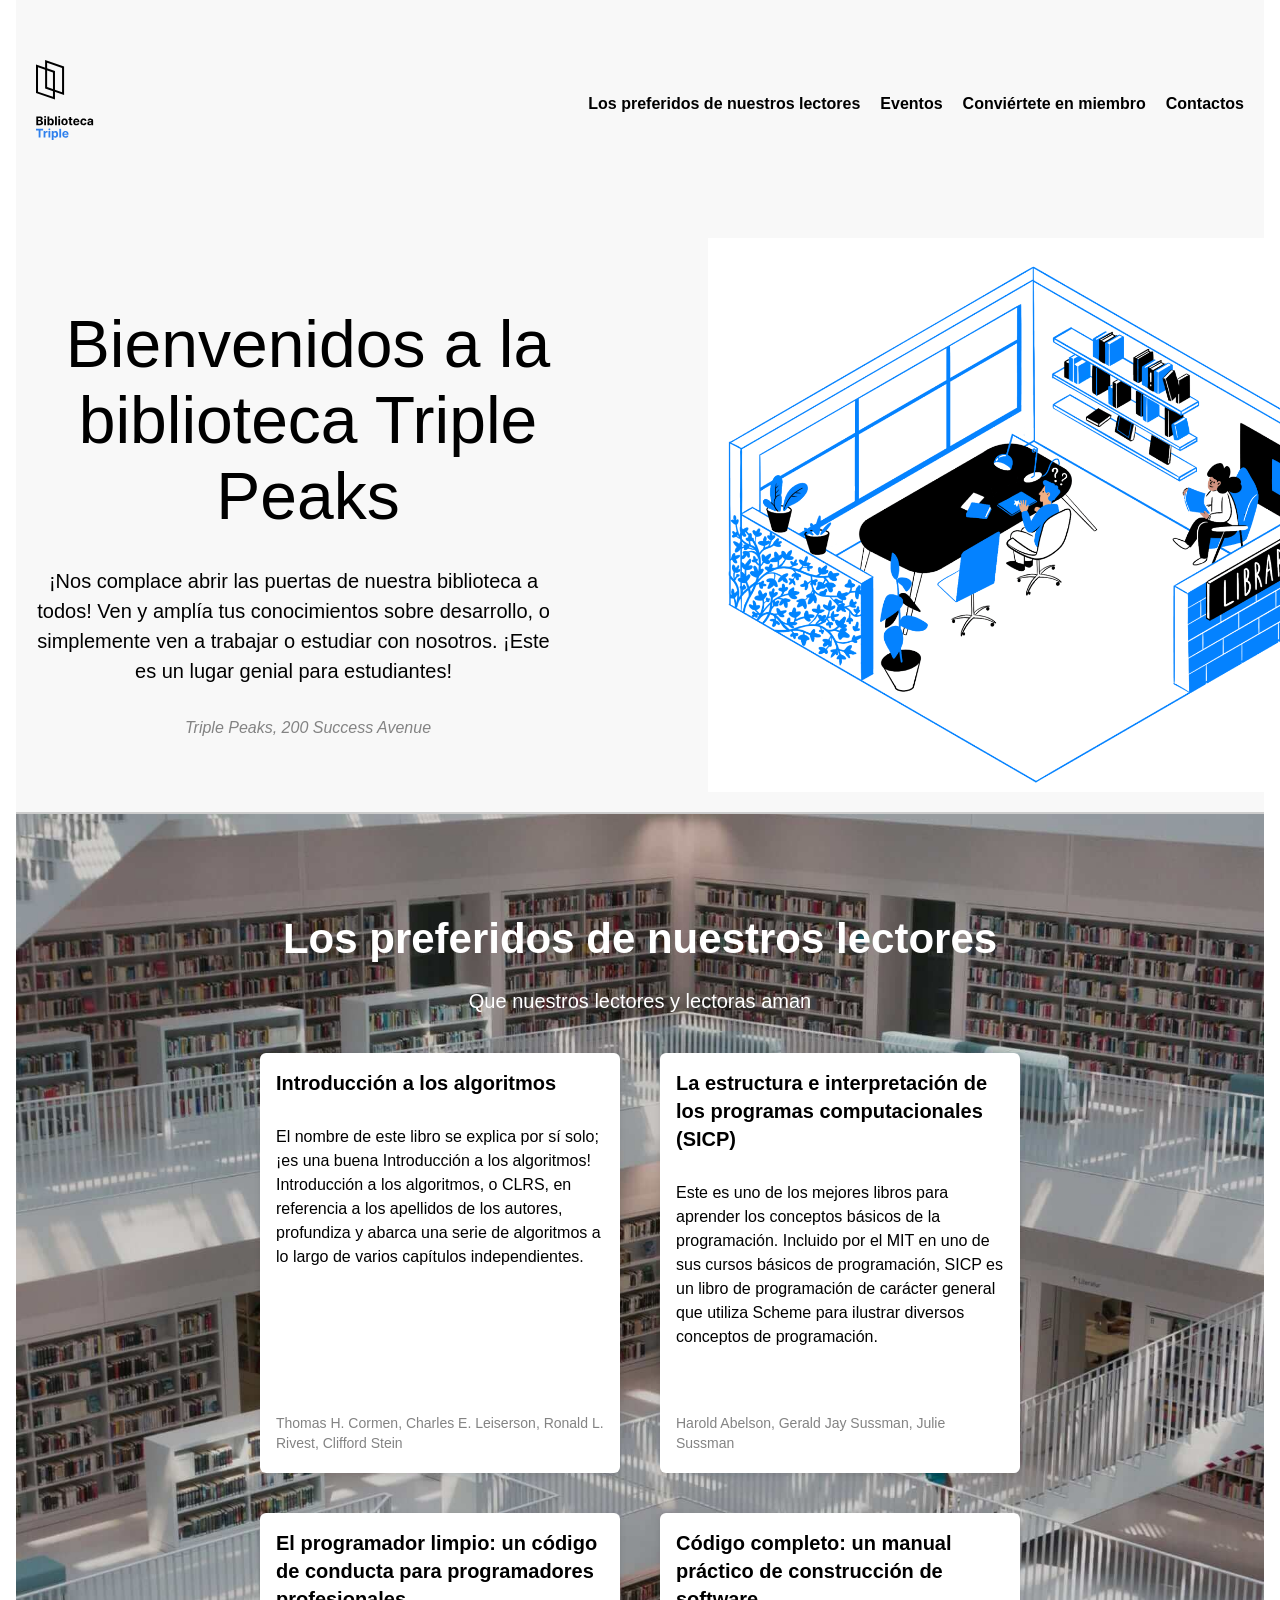
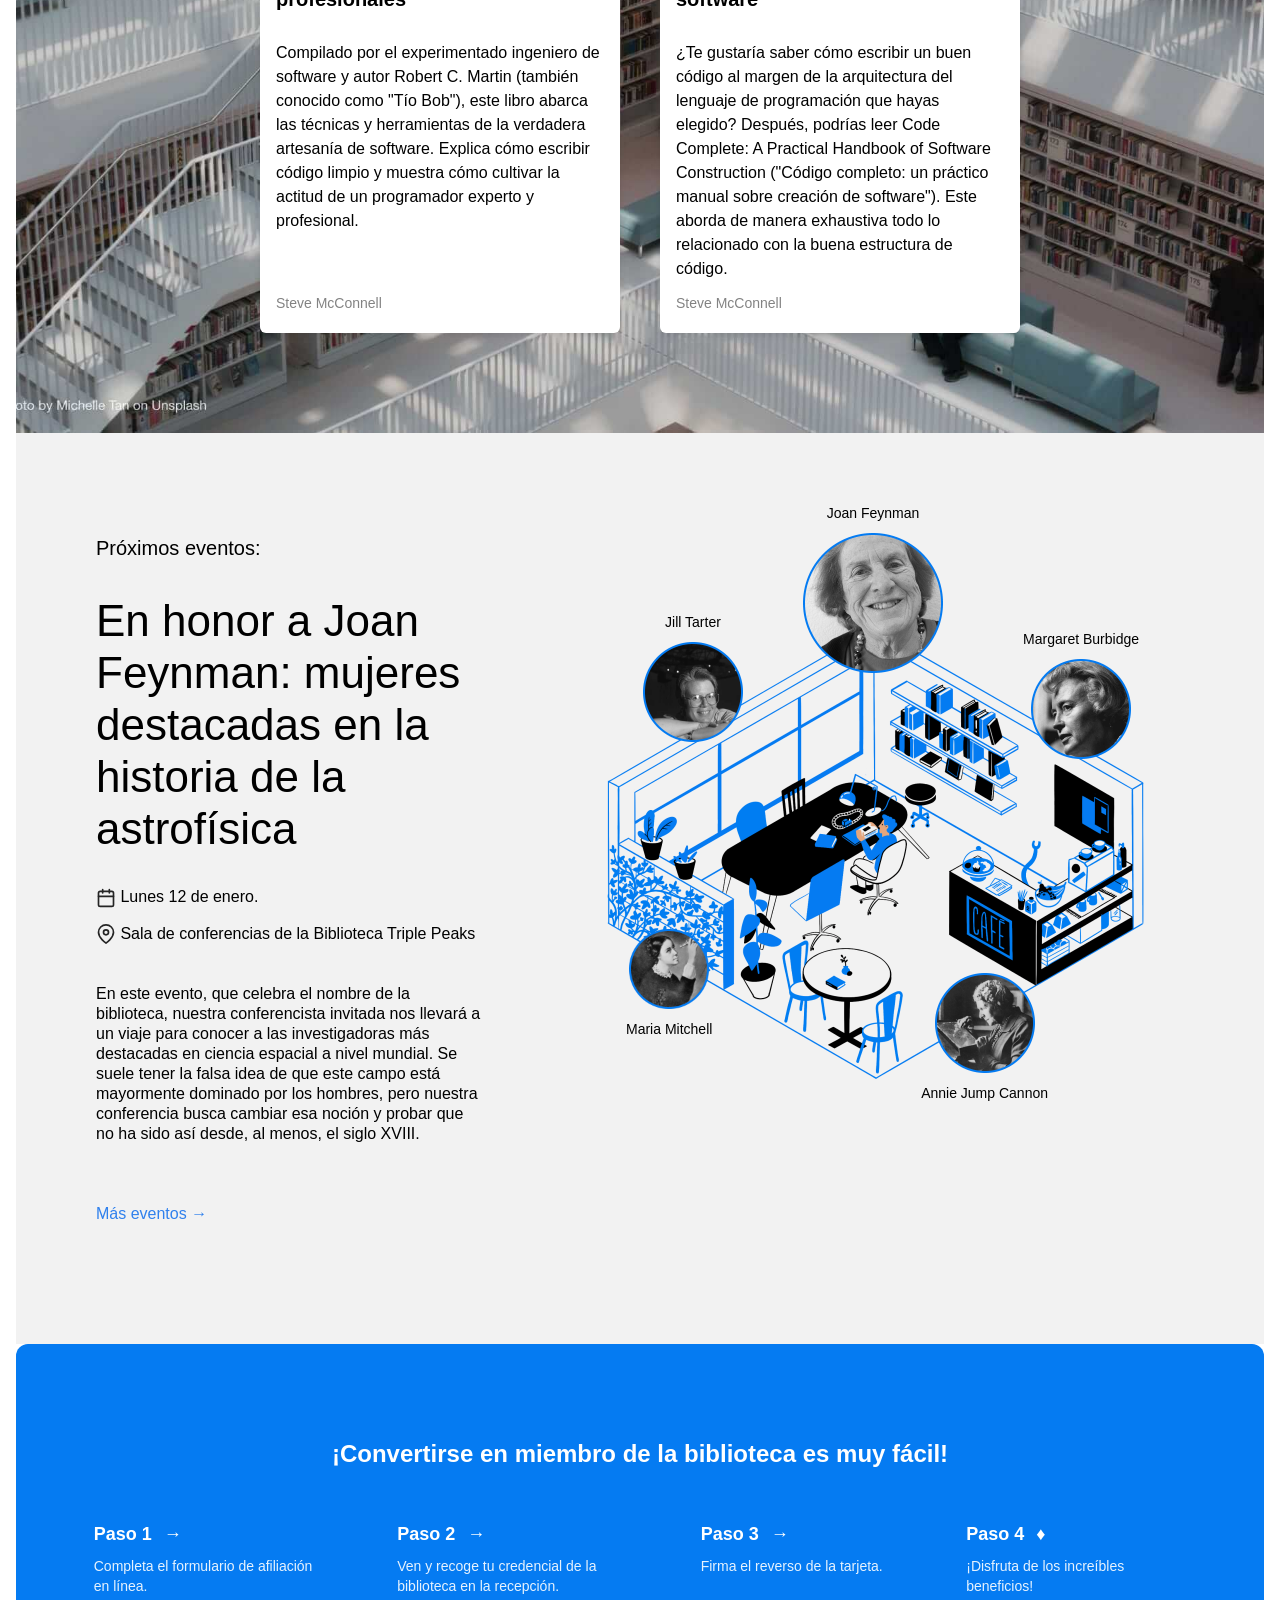
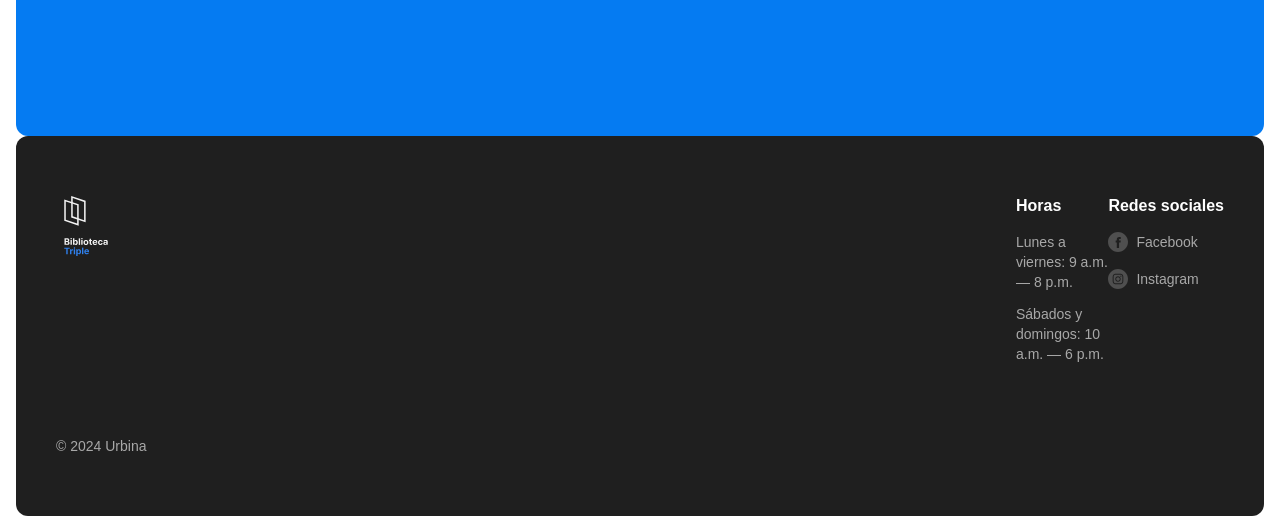
<file: index.html>
<!DOCTYPE html>
<html lang="es-MX">
  <head>
    <meta charset="UTF-8" />
    <title>Biblioteca Triple Peaks</title>
    <meta name="viewport" content="width=device-width, initial-scale=1.0" />
    <meta name="description" content="proyecto 2 - etapa 1" />
    <link rel="shortcut icon" href="favicon.ico" />
    <link rel="stylesheet" href="./vendor/normalize.css" />
    <link rel="stylesheet" href="./styles/style.css" />
  </head>
  <body>
    <div class="page">
      <header class="header">
        <nav class="nav">
          <nav class="nav">
            <a
              class="nav__logo"
              href="#"
              aria-label="Inicio"
              style="
                display: flex;
                flex-direction: column;
                align-items: center;
                text-decoration: none;
              "
            >
              <img
                src="images/logo.svg"
                alt="Logo"
                style="height: 80px; margin-bottom: 5px"
              />
            </a>
          </nav>
          <ul class="nav__links">
            <li>
              <a class="nav__link" href="#staff"
                >Los preferidos de nuestros lectores</a
              >
            </li>
            <li>
              <a class="nav__link" href="#events">Eventos</a>
            </li>
            <li>
              <a class="nav__link" href="#membership">Conviértete en miembro</a>
            </li>
            <li>
              <a class="nav__link" href="#footer">Contactos</a>
            </li>
          </ul>
        </nav>
        <div class="header__content">
          <div class="header__text">
            <h1 class="header__title">
              Bienvenidos a la biblioteca Triple Peaks
            </h1>
            <p class="header__description">
              ¡Nos complace abrir las puertas de nuestra biblioteca a todos! Ven
              y amplía tus conocimientos sobre desarrollo, o simplemente ven a
              trabajar o estudiar con nosotros. ¡Este es un lugar genial para
              estudiantes!
            </p>
            <address class="header__address">
              Triple Peaks, 200 Success Avenue
            </address>
          </div>
          <img
            src="./images/inside_the_library.png"
            alt="Ilustración 'Dentro de la biblioteca'"
            class="header__image"
          />
        </div>
      </header>
      <main>
        <section class="staff" id="staff">
          <h2 class="staff__title">Los preferidos de nuestros lectores</h2>
          <p class="staff__subtitle">Que nuestros lectores y lectoras aman</p>
          <ul class="staff__cards">
            <li class="card">
              <div class="card__content">
                <h3 class="card__title">Introducción a los algoritmos</h3>
                <p class="card__text">
                  El nombre de este libro se explica por sí solo; ¡es una buena
                  Introducción a los algoritmos! Introducción a los algoritmos,
                  o CLRS, en referencia a los apellidos de los autores,
                  profundiza y abarca una serie de algoritmos a lo largo de
                  varios capítulos independientes.
                </p>
                <p class="card__footer">
                  Thomas H. Cormen, Charles E. Leiserson, Ronald L. Rivest,
                  Clifford Stein
                </p>
              </div>
            </li>
            <li class="card">
              <div class="card__content">
                <h3 class="card__title">
                  La estructura e interpretación de los programas
                  computacionales (SICP)
                </h3>
                <p class="card__text">
                  Este es uno de los mejores libros para aprender los conceptos
                  básicos de la programación. Incluido por el MIT en uno de sus
                  cursos básicos de programación, SICP es un libro de
                  programación de carácter general que utiliza Scheme para
                  ilustrar diversos conceptos de programación.
                </p>
                <p class="card__footer">
                  Harold Abelson, Gerald Jay Sussman, Julie Sussman
                </p>
              </div>
            </li>
            <li class="card">
              <div class="card__content">
                <h3 class="card__title">
                  El programador limpio: un código de conducta para
                  programadores profesionales
                </h3>
                <p class="card__text">
                  Compilado por el experimentado ingeniero de software y autor
                  Robert C. Martin (también conocido como "Tío Bob"), este libro
                  abarca las técnicas y herramientas de la verdadera artesanía
                  de software. Explica cómo escribir código limpio y muestra
                  cómo cultivar la actitud de un programador experto y
                  profesional.
                </p>
                <p class="card__footer">Steve McConnell</p>
              </div>
            </li>
            <li class="card">
              <div class="card__content">
                <h3 class="card__title">
                  Código completo: un manual práctico de construcción de
                  software
                </h3>
                <p class="card__text">
                  ¿Te gustaría saber cómo escribir un buen código al margen de
                  la arquitectura del lenguaje de programación que hayas
                  elegido? Después, podrías leer Code Complete: A Practical
                  Handbook of Software Construction ("Código completo: un
                  práctico manual sobre creación de software"). Este aborda de
                  manera exhaustiva todo lo relacionado con la buena estructura
                  de código.
                </p>
                <p class="card__footer">Steve McConnell</p>
              </div>
            </li>
          </ul>
        </section>
        <section class="events" id="events">
          <div class="events__content">
            <h2 class="events__heading">Próximos eventos:</h2>
            <h3 class="events__title">
              En honor a Joan Feynman: mujeres destacadas en la historia de la
              astrofísica
            </h3>
            <div class="events__info-section">
              <div class="events__info events__info-section">
                <p>
                  <img
                    src="images/icon_calendar.svg"
                    alt="icono"
                    style="width: 20px; vertical-align: middle"
                  />
                  Lunes 12 de enero.
                </p>

                <p>
                  <img
                    src="images/icon_pin.svg"
                    alt="icono"
                    style="width: 20px; vertical-align: middle"
                  />
                  Sala de conferencias de la Biblioteca Triple Peaks
                </p>
              </div>
              <p class="events__description">
                En este evento, que celebra el nombre de la biblioteca, nuestra
                conferencista invitada nos llevará a un viaje para conocer a las
                investigadoras más destacadas en ciencia espacial a nivel
                mundial. Se suele tener la falsa idea de que este campo está
                mayormente dominado por los hombres, pero nuestra conferencia
                busca cambiar esa noción y probar que no ha sido así desde, al
                menos, el siglo XVIII.
              </p>
            </div>
            <a href="#" class="events__more">Más eventos →</a>
          </div>
          <div class="events__cover">
            <img
              src="./images/cafe.png"
              alt="Café de la biblioteca"
              class="events__image"
            />
            <div class="person person_name_feynman">
              <p class="person__caption">Joan Feynman</p>
              <img
                src="./images/person_feynman.png"
                alt="Joan Feynman"
                class="person__image person__image_size_l"
              />
            </div>

            <div class="person person_name_tarter">
              <p class="person__caption">Jill Tarter</p>
              <img
                src="./images/person_tarter.png"
                alt="Jill Tarter"
                class="person__image person__image_size_m"
              />
            </div>
            <div class="person person_name_mitchell">
              <img
                src="./images/person_mitchell.png"
                alt="Maria Mitchell"
                class="person__image person__image_size_s"
              />
              <p class="person__caption">Maria Mitchell</p>
            </div>
            <div class="person person_name_cannon">
              <img
                src="./images/person_cannon.png"
                alt="Annie Jump Cannon"
                class="person__image person__image_size_m"
              />
              <p class="person__caption">Annie Jump Cannon</p>
            </div>
            <div class="person person_name_burbidge">
              <p class="person__caption">Margaret Burbidge</p>
              <img
                src="./images/person_burbidge.png"
                alt="Margaret Burbidge"
                class="person__image person__image_size_m"
              />
            </div>
          </div>
        </section>
        <section class="membership" id="membership">
          <h2 class="membership__title">
            ¡Convertirse en miembro de la biblioteca es muy fácil!
          </h2>

          <ul class="membership__steps">
            <li class="step" id="membership-step-1">
              <h3 class="step__title">
                Paso 1 <span class="step__icon">→</span>
              </h3>
              <p class="step__description">
                Completa el formulario de afiliación en línea.
              </p>
            </li>

            <li class="step" id="membership-step-2">
              <h3 class="step__title">
                Paso 2 <span class="step__icon">→</span>
              </h3>
              <p class="step__description">
                Ven y recoge tu credencial de la biblioteca en la recepción.
              </p>
            </li>

            <li class="step" id="membership-step-3">
              <h3 class="step__title">
                Paso 3 <span class="step__icon">→</span>
              </h3>
              <p class="step__description">Firma el reverso de la tarjeta.</p>
            </li>

            <li class="step" id="membership-step-4">
              <h3 class="step__title">
                Paso 4 <span class="step__icon">♦</span>
              </h3>
              <p class="step__description">
                ¡Disfruta de los increíbles beneficios!
              </p>
            </li>
          </ul>
        </section>
      </main>
      <footer class="footer" id="footer">
        <div class="footer__columns">
          <div class="footer__column footer__column_content_logo">
            <img
              src="./images/logo_white.svg"
              alt="Logo Triple Peaks"
              class="footer__logo"
            />
          </div>

          <div class="footer__column footer__column_content_hours">
            <h3 class="footer__column-heading">Horas</h3>
            <ul class="footer__list">
              <li class="footer__list-item">
                <p>Lunes a viernes: 9 a.m. — 8 p.m.</p>
              </li>
              <li class="footer__list-item">
                <p>Sábados y domingos: 10 a.m. — 6 p.m.</p>
              </li>
            </ul>
          </div>

          <div class="footer__column footer__column_content_social">
            <h3 class="footer__column-heading">Redes sociales</h3>
            <ul class="footer__list">
              <li class="footer__list-item">
                <a href="#" class="footer__column-link">
                  <img
                    src="./images/facebook_white.svg"
                    alt="Facebook"
                    class="footer__social-icon"
                    width="20"
                    height="20"
                  />
                  Facebook
                </a>
              </li>
              <li class="footer__list-item">
                <a href="#" class="footer__column-link">
                  <img
                    src="./images/instagram_white.svg"
                    alt="Instagram"
                    class="footer__social-icon"
                    width="20"
                    height="20"
                  />
                  Instagram
                </a>
              </li>
            </ul>
          </div>
        </div>

        <p class="footer__copyright">© 2024 Urbina</p>
      </footer>
    </div>
  </body>
</html>
</file>
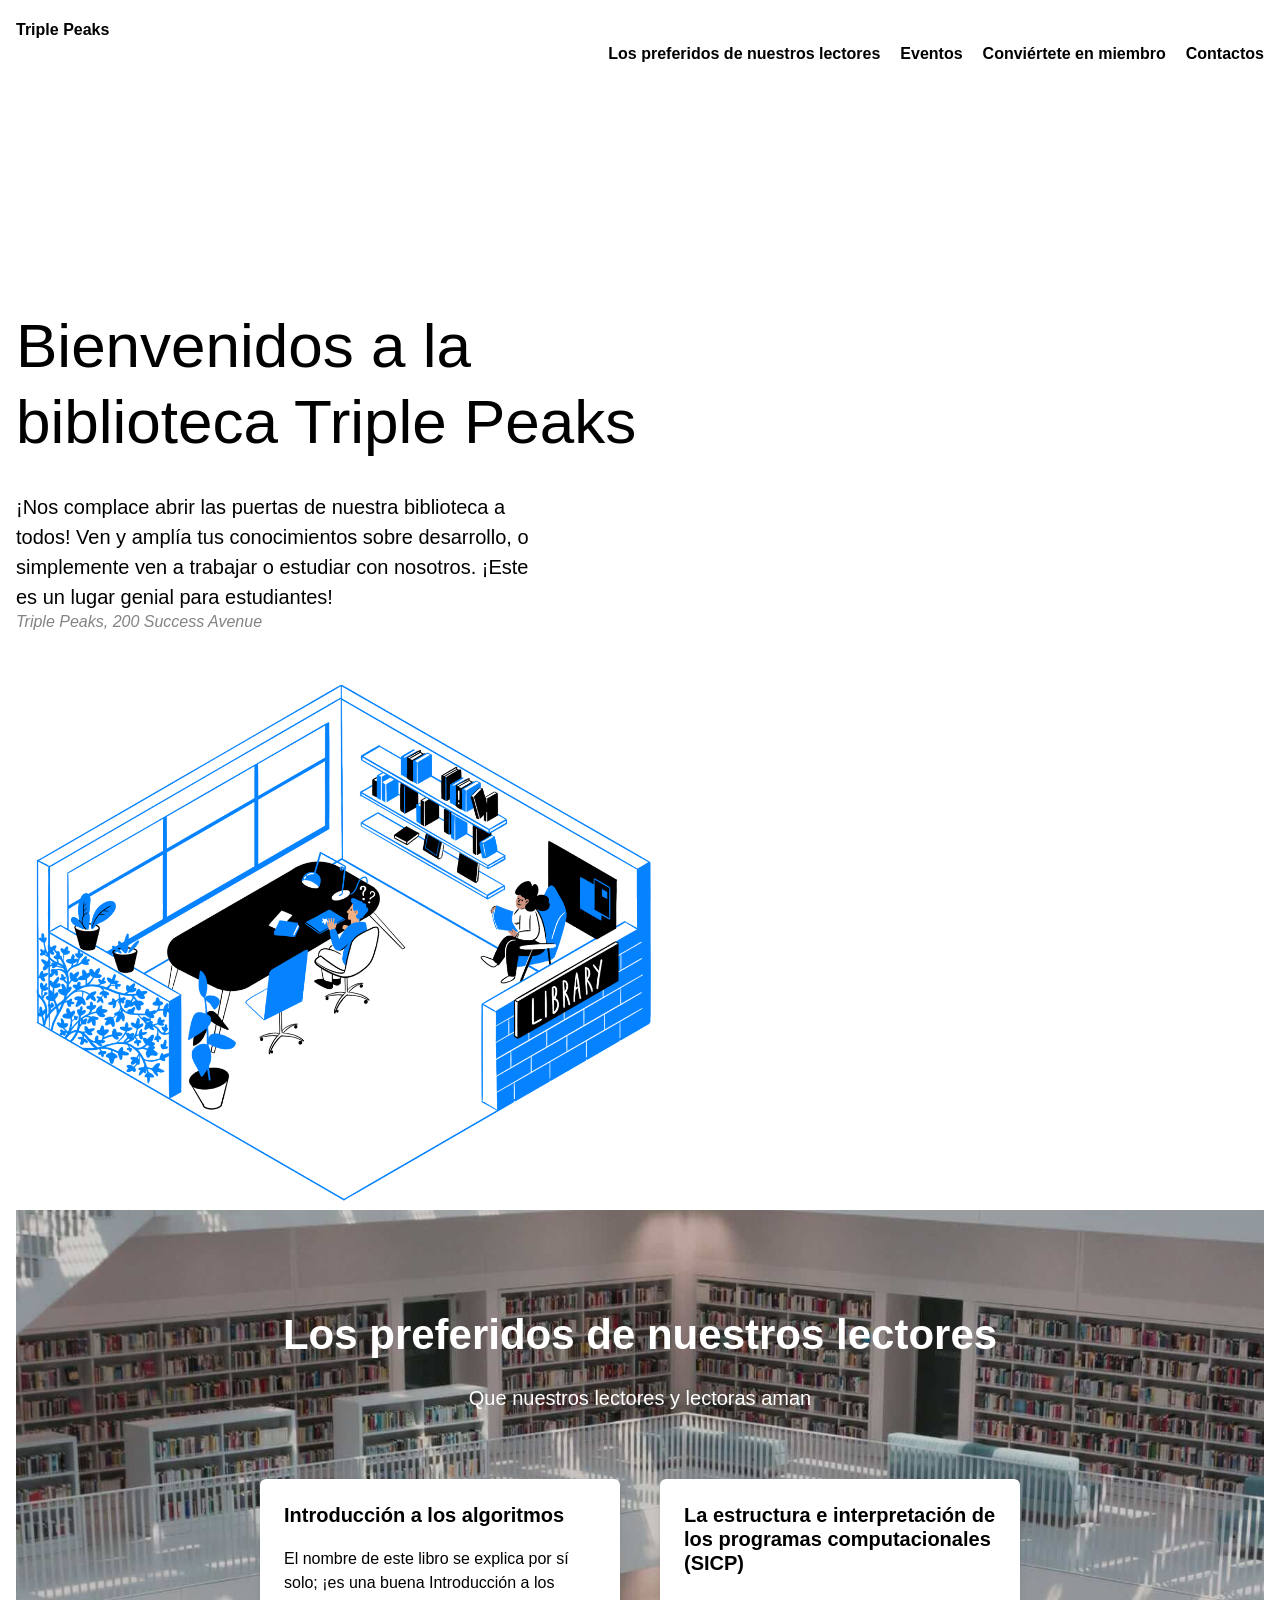
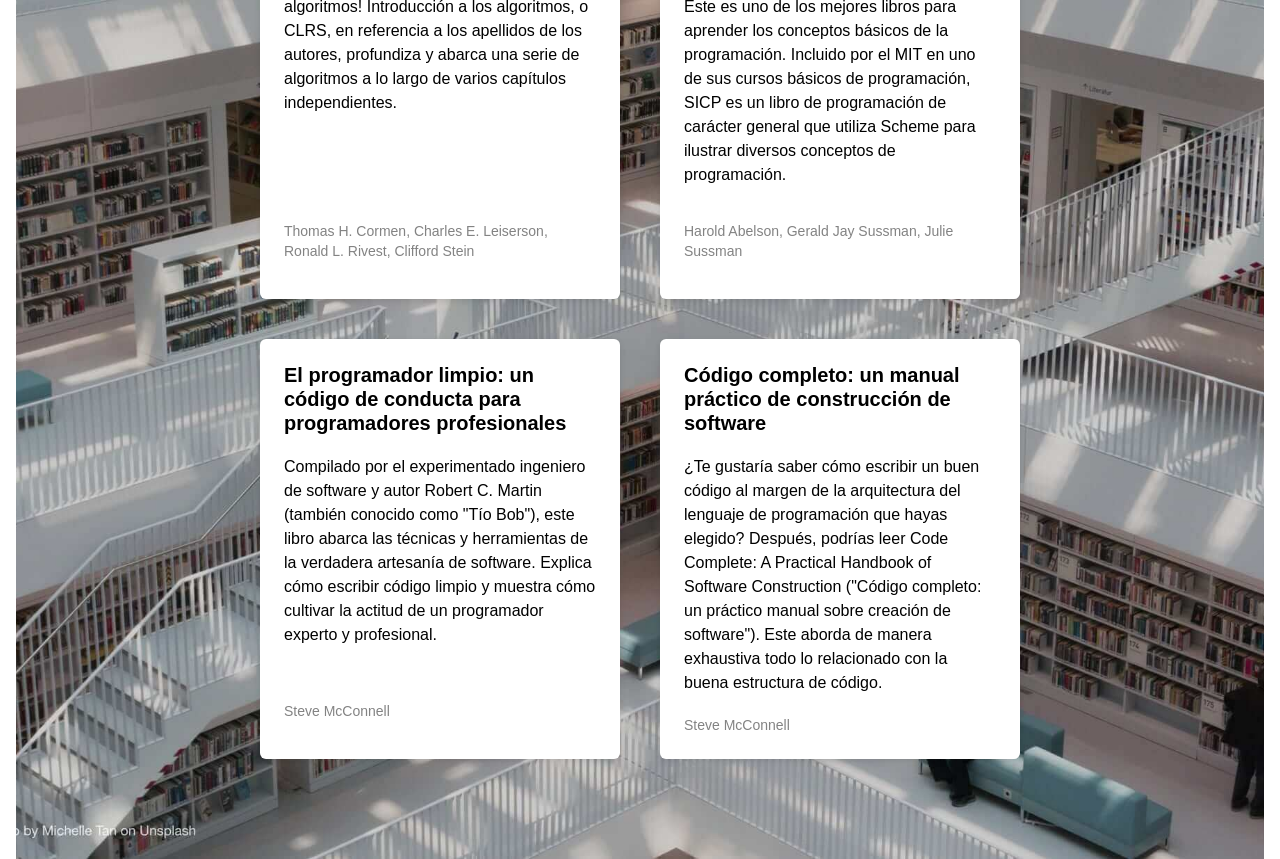
<file: web_project_2_Urbina-final/index.html>
<!DOCTYPE html>
<html lang="es-MX">
  <head>
    <meta charset="UTF-8" />
    <title>Biblioteca Triple Peaks</title>
    <meta name="viewport" content="width=device-width, initial-scale=1.0" />
    <meta name="description" content="proyecto 2 - etapa 1" />
    <link rel="shortcut icon" href="favicon.ico" />
    <link rel="stylesheet" href="./vendor/normalize.css" />
    <link rel="stylesheet" href="./styles/style.css" />
  </head>

  <body>
    <div class="page">
      <header class="header">
        <nav class="nav">
          <a class="nav__logo" href="#" aria-label="Inicio">Triple Peaks</a>
          <ul class="nav__links">
            <li>
              <a class="nav__link" href="#staff"
                >Los preferidos de nuestros lectores</a
              >
            </li>
            <li>
              <a class="nav__link" href="#events">Eventos</a>
            </li>
            <li>
              <a class="nav__link" href="#join">Conviértete en miembro</a>
            </li>
            <li>
              <a class="nav__link" href="#contact">Contactos</a>
            </li>
          </ul>
        </nav>
        <div class="header__content">
          <div>
            <h1 class="header__title">
              Bienvenidos a la biblioteca Triple Peaks
            </h1>
            <p class="header__description">
              ¡Nos complace abrir las puertas de nuestra biblioteca a todos! Ven
              y amplía tus conocimientos sobre desarrollo, o simplemente ven a
              trabajar o estudiar con nosotros. ¡Este es un lugar genial para
              estudiantes!
            </p>
            <address class="header__address">
              Triple Peaks, 200 Success Avenue
            </address>
          </div>
          <img
            class="header__image"
            src="./images/inside_the_library.png"
            alt="Ilustración 'Dentro de la biblioteca'"
          />
        </div>
      </header>
      <main>
        <section class="staff" id="staff">
          <h2 class="staff__title">Los preferidos de nuestros lectores</h2>
          <p class="staff__subtitle">Que nuestros lectores y lectoras aman</p>
          <ul class="staff__cards">
            <li class="card">
              <div class="card__content">
                <h3 class="card__title">Introducción a los algoritmos</h3>
                <p class="card__text">
                  El nombre de este libro se explica por sí solo; ¡es una buena
                  Introducción a los algoritmos! Introducción a los algoritmos,
                  o CLRS, en referencia a los apellidos de los autores,
                  profundiza y abarca una serie de algoritmos a lo largo de
                  varios capítulos independientes.
                </p>
                <p class="card__footer">
                  Thomas H. Cormen, Charles E. Leiserson, Ronald L. Rivest,
                  Clifford Stein
                </p>
              </div>
            </li>

            <li class="card">
              <div class="card__content">
                <h3 class="card__title">
                  La estructura e interpretación de los programas
                  computacionales (SICP)
                </h3>
                <p class="card__text">
                  Este es uno de los mejores libros para aprender los conceptos
                  básicos de la programación. Incluido por el MIT en uno de sus
                  cursos básicos de programación, SICP es un libro de
                  programación de carácter general que utiliza Scheme para
                  ilustrar diversos conceptos de programación.
                </p>
                <p class="card__footer">
                  Harold Abelson, Gerald Jay Sussman, Julie Sussman
                </p>
              </div>
            </li>

            <li class="card">
              <div class="card__content">
                <h3 class="card__title">
                  El programador limpio: un código de conducta para
                  programadores profesionales
                </h3>
                <p class="card__text">
                  Compilado por el experimentado ingeniero de software y autor
                  Robert C. Martin (también conocido como "Tío Bob"), este libro
                  abarca las técnicas y herramientas de la verdadera artesanía
                  de software. Explica cómo escribir código limpio y muestra
                  cómo cultivar la actitud de un programador experto y
                  profesional.
                </p>
                <p class="card__footer">Steve McConnell</p>
              </div>
            </li>

            <li class="card">
              <div class="card__content">
                <h3 class="card__title">
                  Código completo: un manual práctico de construcción de
                  software
                </h3>
                <p class="card__text">
                  ¿Te gustaría saber cómo escribir un buen código al margen de
                  la arquitectura del lenguaje de programación que hayas
                  elegido? Después, podrías leer Code Complete: A Practical
                  Handbook of Software Construction ("Código completo: un
                  práctico manual sobre creación de software"). Este aborda de
                  manera exhaustiva todo lo relacionado con la buena estructura
                  de código.
                </p>
                <p class="card__footer">Steve McConnell</p>
              </div>
            </li>
          </ul>
        </section>
      </main>
    </div>
  </body>
</html>
</file>
<file: styles/style.css>
.header {
  background-color: #f8f8f8;
  padding: 20px;
  text-align: center;
  font-family: Arial, sans-serif;
  border-bottom: 2px solid #ccc;
}

.page {
  max-width: 1600px;
  margin: 0 auto;
  background-color: #ffffff;
  color: #000000;
  font-family: Arial, sans-serif;
  font-size: 16px;
  line-height: 20px;
  padding: 0 16px;
  box-sizing: border-box;
  min-width: 1100px;
}
.nav {
  display: flex;
  justify-content: space-between;
  align-items: center;
  flex-wrap: wrap;
  padding: 20px 0;
  row-gap: 20px;
  column-gap: 20px;
}

.nav__links {
  display: flex;
  list-style: none;
  padding: 0;
  margin: 0;
  flex-wrap: wrap;
  row-gap: 20px;
  column-gap: 20px;
  margin-top: 8px;
}

.nav__logo {
  color: #000000;
  text-decoration: none;
  font-weight: bold;
  width: 58px;
  height: 80px;
}
.nav__link {
  color: #000000;
  text-decoration: none;
  font-weight: bold;
}
.header__content {
  display: flex;
  flex-direction: row;
  justify-content: space-between;
  align-items: flex-start;
  gap: 128px;
  margin: 58px auto 0;
  max-width: 1600px;
}
.header__text {
  max-width: 580px;
  flex: 0 0 auto;
}
.header__image {
  max-width: 636px;
  object-fit: cover;
}
.header__title {
  max-width: 544px;
  font-size: 66px;
  line-height: 76px;
  font-weight: 500;
  margin: 68px 0 32px;
}
.header__description {
  margin: 0;
  max-width: 515px;
  font-size: 20px;
  line-height: 30px;
  margin-top: 32px;
  margin-bottom: 32px;
}
.section__title {
  margin: 0 0 40px;
  font-size: 36px;
  text-align: center;
}
.staff__cards {
  max-width: 760px;
  margin: 0 auto;
  margin-top: 40px;
  display: flex;
  flex-wrap: wrap;
  justify-content: center;
  align-items: center;
  gap: 40px;
  padding: 0;
  list-style-type: none;
}

.card {
  width: 360px;
  height: 420px;
  padding: 16px 16px 20px 16px;
  display: flex;
  flex-direction: column;
  box-sizing: border-box;
  background-color: #fff;
  border-radius: 6px;
  box-shadow: 0 2px 6px rgba(0, 0, 0, 0.1);
}

.card__content {
  height: 100%;
  display: flex;
  flex-direction: column;
}

.card__title {
  margin: 0 0 8px 0; /* según brief */
  font-size: 20px;
  line-height: 28px; /* según brief */
  font-weight: 700;
}

.card__text {
  margin: 20px 0 12px 0; /* margin-bottom según brief */
  font-size: 16px;
  line-height: 24px; /* según brief */
}

.card__footer {
  margin-top: auto;
  margin-bottom: 0;
  margin-left: 0;
  margin-right: 0;
  font-size: 14px;
  color: #838383;
  line-height: 20px;
}

.header__footer {
  margin-top: auto;
  width: 100%;
  display: flex;
  align-items: center;
  justify-content: flex-end;
  box-sizing: border-box;
}

.header__link {
  color: #2f80ed;
  text-decoration: none;
}

.header__address {
  margin: 0;
  color: #838383;
}

.staff {
  padding: 100px 20px;
  background-image: url("../images/staff_picks_background.jpg");
  background-position: center;
  background-size: cover;
  background-repeat: no-repeat;
  background-color: #f2f2f2;
}

.staff__title {
  text-align: center;
  color: #fff;
  margin: 0 0 24px;
  font-size: 42px;
  line-height: 1.2;
  font-weight: 700;
}

.staff__subtitle {
  text-align: center;
  color: #fff;
  margin: 8px 0 0;
  font-size: 20px;
  line-height: 24px;
}

.events {
  padding: 100px 0 120px 80px;
  display: flex;
  align-items: start;
  justify-content: space-between;
  box-sizing: border-box;
  background-color: #f2f2f2;
}

.events__content {
  flex-basis: 580px;
}
.events__heading {
  font-size: 20px;
  font-weight: 500;
  line-height: 30px;
  margin: 0;
}
.events__title {
  font-size: 44px;
  font-weight: 500;
  line-height: 52px;
  margin: 32px 0 0;
}
.events__info-section {
  margin-top: 32px;
  margin-bottom: 32px;
}

.events__info-item {
  display: flex;
  align-items: center;
  margin-bottom: 4px;
  font-weight: 500;
}
.events__info-icon {
  background-repeat: no-repeat;
  background-position: center;
  margin-right: 12px;
  width: 24px;
  height: 24px;
}
.events__info__text {
  font-size: 20px;
  font-weight: 500;
  line-height: 30px;
  margin: 0;
}
.events__description {
  margin: 40px 0 60px;
}
.events__more {
  color: #2f80ed;
  text-decoration: none;
}

.event-info__item {
  display: flex;
  align-items: center;
  gap: 10px;
  margin-bottom: 16px;
}

.event-info__icon {
  font-size: 24px;
  display: flex;
  align-items: center;
  justify-content: center;
}

.event-info__text {
  font-size: 16px;
  line-height: 24px;
  margin: 0;
}

.events__cover {
  flex-grow: 1;
  flex-shrink: 0;
  flex-basis: 780px;
  max-width: 780px;
  position: relative;
}

.events__image {
  max-width: 100%;
}

.person {
  position: absolute;
  display: flex;
  align-items: center;
  flex-direction: column;
  gap: 10px;
}

.person__image {
  max-width: 100%;
}

.person__image_size_l {
  width: 140px;
}

.person__image_size_m {
  width: 100px;
}

.person__image_size_s {
  width: 80px;
}

.person__caption {
  text-align: center;
  font-size: 14px;
  margin: 0;
}

.person_name_feynman {
  position: absolute;
  top: -30px;
  left: 319px;
  z-index: 1;
}

.person_name_tarter {
  position: absolute;
  top: 79px;
  left: 159px;
  z-index: 1;
}

.person_name_mitchell {
  position: absolute;
  bottom: 82px;
  left: 142px;
  z-index: 1;
}

.person_name_cannon {
  position: absolute;
  bottom: 18px;
  right: 216px;
  z-index: 1;
}

.person_name_burbidge {
  position: absolute;
  top: 96px;
  right: 125px;
  z-index: 1;
}

@media screen and (max-width: 768px) {
  .header__content {
    flex-direction: column;
    align-items: center;
    text-align: center;
  }

  .header__title {
    margin-bottom: 20px;
  }

  .nav {
    justify-content: center;
  }

  .nav__links {
    justify-content: center;
  }

  .section__title {
    font-size: 32px;
  }
}

@media screen and (max-width: 480px) {
  .page {
    padding: 0 12px;
  }

  .nav__links {
    flex-direction: column;
    align-items: center;
    row-gap: 15px;
  }

  .header__content {
    margin-top: 30px;
  }

  .header__description {
    margin-top: 20px;
    font-size: 16px;
  }
}

.membership {
  padding: 100px 60px 140px; /* más espacio lateral para centrar el contenido */
  background-color: #057bf2;
  color: #ffffff;
  border-radius: 12px; /* opcional, si quieres las esquinas redondeadas como en la referencia */
  box-sizing: border-box;
}

.membership__title {
  margin: 0 auto 56px;
  text-align: center;
}

/* distribuir las tarjetas a lo ancho y separarlas uniformemente */
.membership__steps {
  display: flex;
  justify-content: space-around; /* espacio uniforme sin parecer tarjetas */
  align-items: flex-start;
  gap: 48px;
  max-width: 1200px;
  margin: 0 auto;
  padding: 0;
  list-style: none;
  box-sizing: border-box;
}

/* mantener ancho fijo por tarjeta para que queden alineadas */
.step {
  background: transparent; /* sin fondo blanco */
  color: #ffffff; /* texto en blanco sobre el fondo azul */
  border-radius: 0; /* sin esquinas redondeadas */
  box-shadow: none; /* sin sombra */
  padding: 0; /* sin padding tipo tarjeta */
  box-sizing: border-box;
  display: flex;
  flex-direction: column;
  gap: 8px;
  flex: 0 1 auto; /* tamaño basado en contenido */
  min-height: auto;
  text-align: left;
}

.step__title {
  margin: 0;
  font-size: 18px;
  line-height: 28px;
  font-weight: 700;
  color: #ffffff;
  display: flex;
  align-items: center;
  gap: 12px;
}

.step__icon {
  color: #ffffff;
  font-size: 18px;
}

.step__description {
  margin: 0;
  font-size: 14px;
  line-height: 20px;
  color: rgba(255, 255, 255, 0.9);
  max-width: 220px;
}

/* responsive: apilar y centrar en pantallas pequeñas */
@media (max-width: 768px) {
  .membership__steps {
    flex-direction: column;
    align-items: center;
    gap: 20px;
  }
  .step {
    text-align: center;
    width: 100%;
    max-width: 640px;
  }
}
.footer {
  background-color: #1f1f1f;
  color: #ffffff;
  padding: 60px 40px;
  box-sizing: border-box;
  border-radius: 12px;
}

.footer__columns {
  display: flex;
  justify-content: space-between;
  align-items: flex-start;
  max-width: 1600px;
  margin: 0 auto 40px;
  gap: 0px;
  flex: 1;
}
.footer__column_content_logo {
  order: 0;
  flex: 0 0 auto;
  text-align: left;
}
.footer__column_content_hours {
  display: flex;
  flex-direction: column;
  align-items: flex-start;
  text-align: left;
  margin-left: 900px;
}

.footer__column_content_social {
  flex: 0 0 auto;
  flex-direction: column;
  align-items: flex-end;
}

.footer__logo {
  order: 0;
  text-align: left;
  width: 60px;
  height: 60px;
  margin-bottom: 16px;
  display: block;
}

.footer__column-heading {
  margin: 0 0 16px;
  font-size: 16px;
  font-weight: 700;
  color: #ffffff;
}

.footer__list {
  list-style-type: none;
  padding: 0;
  margin: 0;
}

.footer__list-item {
  margin-bottom: 12px;
  font-size: 14px;
  line-height: 20px;
  color: #a8a8a8;
}

.footer__list-item p {
  margin: 0;
}

.footer__column-link {
  display: inline-flex;
  align-items: center;
  gap: 8px;
  color: #a8a8a8;
  text-decoration: none;
}

.footer__social-icon {
  width: 20px;
  height: 20px;
  display: block;
  object-fit: contain;
}

/* Modificadores BEM para cada red social (si necesitas estilos específicos) */
.footer__social-icon--facebook {
  background-image: url("../images/facebook_white.svg");
  /* estilos específicos facebook si aplica */
}
.footer__social-icon--instagram {
  background-image: url("../images/instagram_white.svg");
  /* estilos específicos instagram si aplica */
}

.footer__copyright {
  text-align: left;
  font-size: 14px;
  color: #a8a8a8;
  margin: 0;
  padding-top: 20px;
  border-top: none;
}

.footer__icon {
  display: inline-block;
  width: 20px;
  height: 20px;
  background-repeat: no-repeat;
  background-position: center;
  background-size: contain;
  vertical-align: middle;
  margin-right: 8px;
}

/* Responsivo */
@media (max-width: 768px) {
  .footer__columns {
    flex-direction: column;
    gap: 32px;
  }

  .footer {
    padding: 40px 20px;
  }

  .footer__copyright {
    text-align: center;
  }
}
</file>
<file: web_project_2_Urbina-final/styles/style.css>
/* Estilos base */
.page {
  max-width: 1600px;
  margin: 0 auto;
  background-color: #ffffff;
  color: #000000;
  font-family: Arial, sans-serif;
  font-size: 16px;
  line-height: 20px;
  padding: 0 16px;
  box-sizing: border-box;
  min-width: 1100px;
}

/* Navegación */
.nav {
  display: flex;
  justify-content: space-between;
  align-items: center;
  flex-wrap: wrap;
  padding: 20px 0;
  row-gap: 20px;
  column-gap: 20px;
}

.nav__links {
  display: flex;
  list-style: none;
  padding: 0;
  margin: 0;
  flex-wrap: wrap;
  row-gap: 20px;
  column-gap: 20px;
  margin-top: 8px;
  list-style-type: none;
}

.nav__logo {
  color: #000000;
  text-decoration: none;
  font-weight: bold;
  width: 196px;
  height: 60px;
}

.nav__link {
  color: #000000;
  text-decoration: none;
  font-weight: bold;
}

/* Contenido del encabezado */
.header__content {
  display: flex;
  justify-content: space-between;
  margin-top: 58px;
  flex-wrap: wrap;
  row-gap: 24px;
  column-gap: 24px;
}

.header__title {
  max-width: 635px;
  font-size: 62px;
  line-height: 76px;
  font-weight: 500;
  margin: 150px 0 0;
}

.header__description {
  max-width: 515px;
  font-size: 20px;
  line-height: 30px;
  margin: 32px 0 0;
}

.header__image {
  max-width: 636px;
  width: 100%;
  height: auto;
  display: block;
}
.section__title {
  margin: 0 0 40px;
  font-size: 36px;
  text-align: center;
}

/* Estilos para las tarjetas del staff */
.staff__cards {
  max-width: 760px;
  margin: 0 auto;
  display: flex;
  flex-wrap: wrap;
  justify-content: center;
  align-items: center;
  gap: 40px;
  padding: 0;
  list-style-type: none;
}

.card {
  width: 360px;
  height: 420px;
  padding: 24px;
  box-sizing: border-box;
  background-color: #fff;
  border-radius: 6px;
  box-shadow: 0 2px 6px rgba(0, 0, 0, 0.1);
}

.card__content {
  height: 100%;
  display: flex;
  flex-direction: column;
}

.card__title {
  margin: 0;
  font-size: 20px;
  line-height: 1.2;
  font-weight: 600;
}

.card__text {
  margin: 20px 0;
  font-size: 16px;
  line-height: 1.5;
}

.card__footer {
  margin-top: auto;
  font-size: 14px;
  color: #838383;
}

.header__footer {
  margin-top: auto;
  width: 100%;
  display: flex;
  align-items: center;
  justify-content: flex-end;
  box-sizing: border-box;
}

.header__link {
  color: #2f80ed;
  text-decoration: none;
}

.header__address {
  margin: 0;
  color: #838383;
}

/* Estilos para la sección del staff */
.staff {
  padding: 100px 20px;
  background-image: url("../images/staff_picks_background.jpg");
  background-position: center;
  background-size: cover;
  background-repeat: no-repeat;
  background-color: #f2f2f2; /* color de respaldo por si la imagen no carga */
}

.staff__title {
  text-align: center;
  color: #fff;
  margin: 0 0 24px;
  font-size: 42px;
  line-height: 1.2;
}

.staff__subtitle {
  text-align: center;
  color: #fff;
  margin: 0 0 68px;
  font-size: 20px;
  line-height: 1.3;
}

/* Media Queries para diseño responsive */
@media screen and (max-width: 768px) {
  .header__content {
    flex-direction: column;
    align-items: center;
    text-align: center;
  }

  .header__title {
    margin-bottom: 20px;
  }

  .nav {
    justify-content: center;
  }

  .nav__links {
    justify-content: center;
  }

  .section__title {
    font-size: 32px;
  }
}

@media screen and (max-width: 480px) {
  .page {
    padding: 0 12px;
  }

  .nav__links {
    flex-direction: column;
    align-items: center;
    row-gap: 15px;
  }

  .header__content {
    margin-top: 30px;
  }

  .header__description {
    margin-top: 20px;
    font-size: 16px;
  }
}
</file>
